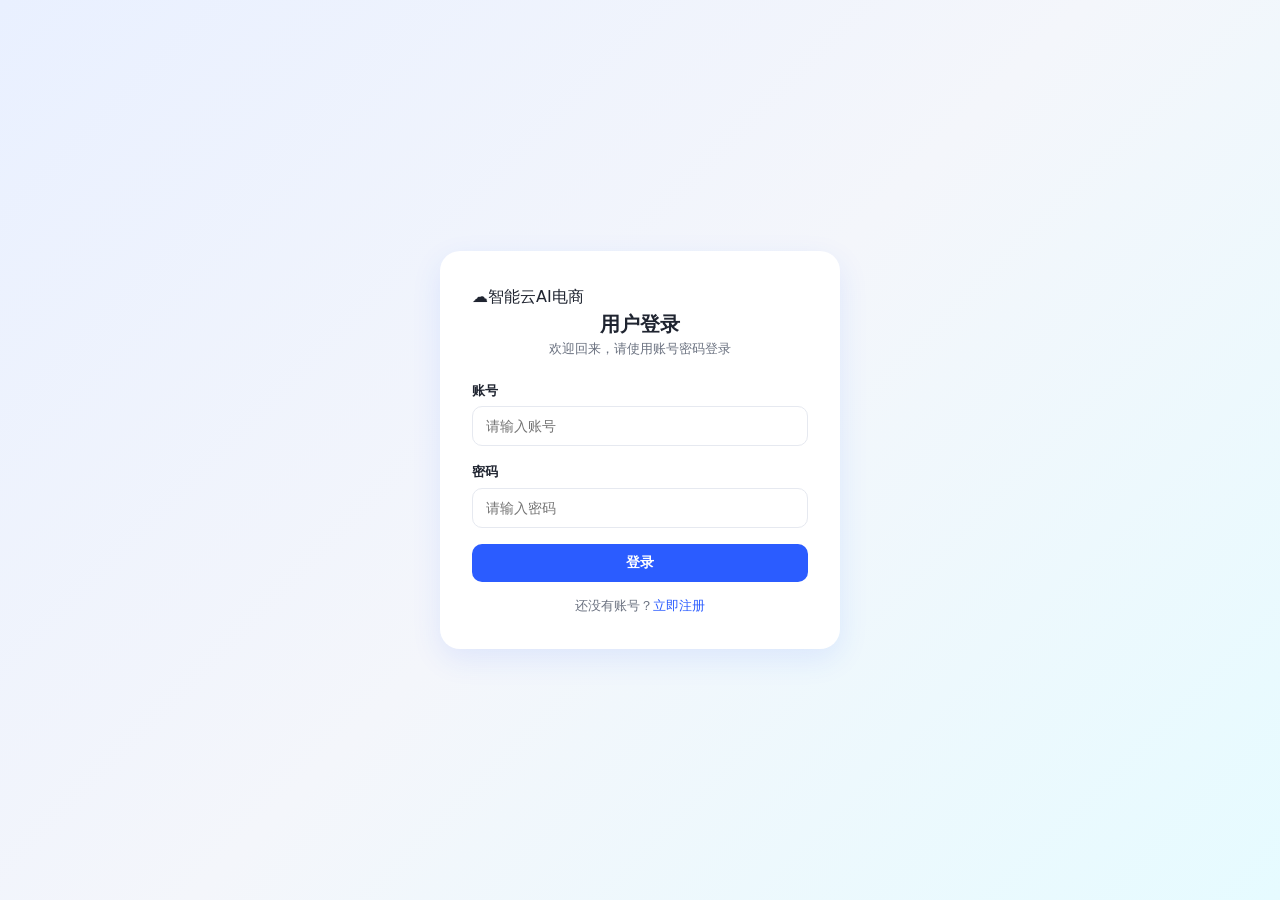
<file: login.html>
<!DOCTYPE html>
<html lang="zh-CN">
<head>
<meta charset="UTF-8">
<meta name="viewport" content="width=device-width, initial-scale=1.0">
<title>登录 - 智能云AI电商在线销售系统</title>
<link rel="stylesheet" href="style.css">
</head>
<body>
<div class="auth-wrap">
  <div class="auth-card">
    <div class="class-brand"><span class="logo">☁</span><span>智能云AI电商</span></div>
    <div class="auth-head">
      <h2>用户登录</h2>
      <p>欢迎回来，请使用账号密码登录</p >
    </div>
    <form id="login-form">
      <div class="field">
        <label for="login-username">账号</label>
        <input id="login-username" type="text" placeholder="请输入账号" autocomplete="username" required>
      </div>
      <div class="field">
        <label for="login-password">密码</label>
        <input id="login-password" type="password" placeholder="请输入密码" autocomplete="current-password" required>
      </div>
      <div class="login-msg"></div>
      <!-- 修改按钮：type="button" 增加onclick -->
      <button type="button" class="btn btn-primary btn-block" onclick="login()">登录</button>
    </form>
    <div class="auth-foot">
      还没有账号？<a href=" ">立即注册</a >
    </div>
  </div>
</div>
<script src="shop.js"></script>
</body>
</html>
</file>
<file: style.css>
:root {
  --primary: #2b5cff;
  --primary-dark: #1c3fb0;
  --accent: #00d4ff;
  --bg: #f4f6fb;
  --card: #ffffff;
  --text: #1f2430;
  --muted: #6b7280;
  --border: #e6e9f0;
  --danger: #e53e3e;
  --success: #18a957;
  --shadow: 0 10px 30px rgba(43, 92, 255, .10);
}

* { box-sizing: border-box; margin: 0; padding: 0; }

body {
  font-family: "Segoe UI", "PingFang SC", "Microsoft YaHei", system-ui, sans-serif;
  background: var(--bg);
  color: var(--text);
  line-height: 1.5;
  min-height: 100vh;
}

a { color: var(--primary); text-decoration: none; }
a:hover { text-decoration: underline; }

/* ---------- 导航栏 ---------- */
.navbar {
  display: flex;
  align-items: center;
  justify-content: space-between;
  padding: 14px 28px;
  background: linear-gradient(120deg, var(--primary), #4f7bff);
  color: #fff;
  position: sticky;
  top: 0;
  z-index: 50;
  box-shadow: var(--shadow);
}
.brand {
  display: flex;
  align-items: center;
  gap: 10px;
  font-weight: 700;
  font-size: 18px;
}
.brand .logo {
  width: 34px; height: 34px;
  display: grid; place-items: center;
  background: rgba(255,255,255,.18);
  border-radius: 10px;
  font-size: 18px;
}
.nav-links { display: flex; align-items: center; gap: 18px; }
.nav-links a, .nav-links button {
  color: #fff; font-size: 14px; background: none; border: none;
  cursor: pointer; font-family: inherit;
}
.nav-links .cart-btn {
  position: relative;
  background: rgba(255,255,255,.16);
  padding: 8px 14px; border-radius: 20px;
  display: inline-flex; align-items: center; gap: 6px;
}
.cart-badge {
  position: absolute; top: -6px; right: -6px;
  background: var(--accent); color: #04263b;
  font-size: 11px; font-weight: 700;
  min-width: 18px; height: 18px; border-radius: 9px;
  display: grid; place-items: center; padding: 0 4px;
}

/* ---------- 通用容器 ---------- */
.container { max-width: 1160px; margin: 0 auto; padding: 28px; }
.page-title { font-size: 24px; font-weight: 700; margin-bottom: 4px; }
.page-sub { color: var(--muted); margin-bottom: 24px; }

/* ---------- 商品网格 ---------- */
.product-grid {
  display: grid;
  grid-template-columns: repeat(auto-fill, minmax(240px, 1fr));
  gap: 22px;
}
.product-card {
  background: var(--card);
  border: 1px solid var(--border);
  border-radius: 16px;
  overflow: hidden;
  display: flex;
  flex-direction: column;
  transition: transform .18s ease, box-shadow .18s ease;
}
.product-card:hover {
  transform: translateY(-4px);
  box-shadow: var(--shadow);
}
.product-card img {
  width: 100%; height: 180px; object-fit: cover; background: #eef1f8;
}
.product-body { padding: 14px 16px 18px; display: flex; flex-direction: column; gap: 8px; flex: 1; }
.product-name { font-weight: 600; font-size: 15px; }
.product-tag {
  align-self: flex-start;
  font-size: 11px; color: var(--primary);
  background: rgba(43,92,255,.10); padding: 2px 8px; border-radius: 10px;
}
.product-foot { display: flex; align-items: center; justify-content: space-between; margin-top: auto; }
.price { color: var(--danger); font-weight: 700; font-size: 18px; }
.price small { font-size: 12px; font-weight: 500; }

.btn {
  border: none; cursor: pointer; font-family: inherit;
  padding: 10px 18px; border-radius: 10px;
  font-size: 14px; font-weight: 600; transition: .15s;
}
.btn-primary { background: var(--primary); color: #fff; }
.btn-primary:hover { background: var(--primary-dark); }
.btn-outline { background: #fff; color: var(--primary); border: 1px solid var(--primary); }
.btn-outline:hover { background: rgba(43,92,255,.08); }
.btn-block { width: 100%; }
.btn-sm { padding: 7px 12px; font-size: 13px; }

/* ---------- 认证页 ---------- */
.auth-wrap {
  min-height: 100vh;
  display: grid; place-items: center;
  background: linear-gradient(135deg, #e9f0ff 0%, #f4f6fb 50%, #e6fbff 100%);
  padding: 20px;
}
.auth-card {
  width: 100%; max-width: 400px;
  background: #fff; border-radius: 20px; padding: 34px 32px;
  box-shadow: var(--shadow);
}
.auth-card .brand { justify-content: center; color: var(--text); margin-bottom: 6px; }
.auth-card .brand .logo { background: rgba(43,92,255,.12); color: var(--primary); }
.auth-head { text-align: center; margin-bottom: 22px; }
.auth-head h2 { font-size: 20px; }
.auth-head p { color: var(--muted); font-size: 13px; }
.field { margin-bottom: 16px; }
.field label { display: block; font-size: 13px; font-weight: 600; margin-bottom: 6px; }
.field input {
  width: 100%; padding: 11px 13px; border: 1px solid var(--border);
  border-radius: 10px; font-size: 14px; font-family: inherit;
}
.field input:focus { outline: none; border-color: var(--primary); box-shadow: 0 0 0 3px rgba(43,92,255,.12); }
.form-msg { font-size: 13px; margin: -6px 0 12px; min-height: 16px; }
.form-msg.error { color: var(--danger); }
.form-msg.success { color: var(--success); }
.auth-foot { text-align: center; font-size: 13px; color: var(--muted); margin-top: 14px; }

/* ---------- 购物车抽屉 ---------- */
.overlay {
  position: fixed; inset: 0; background: rgba(15,23,42,.45);
  opacity: 0; pointer-events: none; transition: .25s; z-index: 80;
}
.overlay.open { opacity: 1; pointer-events: auto; }
.drawer {
  position: fixed; top: 0; right: 0; height: 100%; width: 380px; max-width: 90vw;
  background: #fff; z-index: 90; transform: translateX(100%);
  transition: transform .28s ease; display: flex; flex-direction: column;
  box-shadow: -10px 0 40px rgba(0,0,0,.12);
}
.drawer.open { transform: translateX(0); }
.drawer-head { padding: 18px 20px; border-bottom: 1px solid var(--border); display: flex; justify-content: space-between; align-items: center; }
.drawer-head h3 { font-size: 17px; }
.drawer-close { background: none; border: none; font-size: 22px; cursor: pointer; color: var(--muted); }
.drawer-body { flex: 1; overflow-y: auto; padding: 14px 20px; }
.cart-item { display: flex; gap: 12px; padding: 12px 0; border-bottom: 1px solid var(--border); }
.cart-item img { width: 64px; height: 64px; object-fit: cover; border-radius: 10px; }
.cart-item .info { flex: 1; }
.cart-item .info .nm { font-size: 14px; font-weight: 600; }
.cart-item .info .pr { color: var(--danger); font-weight: 700; }
.qty { display: flex; align-items: center; gap: 8px; margin-top: 6px; }
.qty button { width: 26px; height: 26px; border: 1px solid var(--border); background: #fff; border-radius: 6px; cursor: pointer; font-size: 15px; }
.qty span { min-width: 22px; text-align: center; }
.remove { background: none; border: none; color: var(--muted); font-size: 12px; cursor: pointer; }
.drawer-foot { padding: 18px 20px; border-top: 1px solid var(--border); }
.total-row { display: flex; justify-content: space-between; font-size: 16px; font-weight: 700; margin-bottom: 14px; }
.empty-cart { text-align: center; color: var(--muted); padding: 40px 0; }

/* ---------- 提示条 ---------- */
.toast {
  position: fixed; bottom: 24px; left: 50%; transform: translateX(-50%) translateY(20px);
  background: #1f2430; color: #fff; padding: 11px 20px; border-radius: 10px;
  font-size: 14px; opacity: 0; pointer-events: none; transition: .25s; z-index: 120;
}
.toast.show { opacity: 1; transform: translateX(-50%) translateY(0); }

.hero {
  background: linear-gradient(120deg, #2b5cff, #00c2ff);
  color: #fff; border-radius: 18px; padding: 30px 32px; margin-bottom: 26px;
}
.hero h1 { font-size: 26px; margin-bottom: 6px; }
.hero p { opacity: .92; }
.footer { text-align: center; color: var(--muted); font-size: 13px; padding: 30px 0 10px; }
</file>
